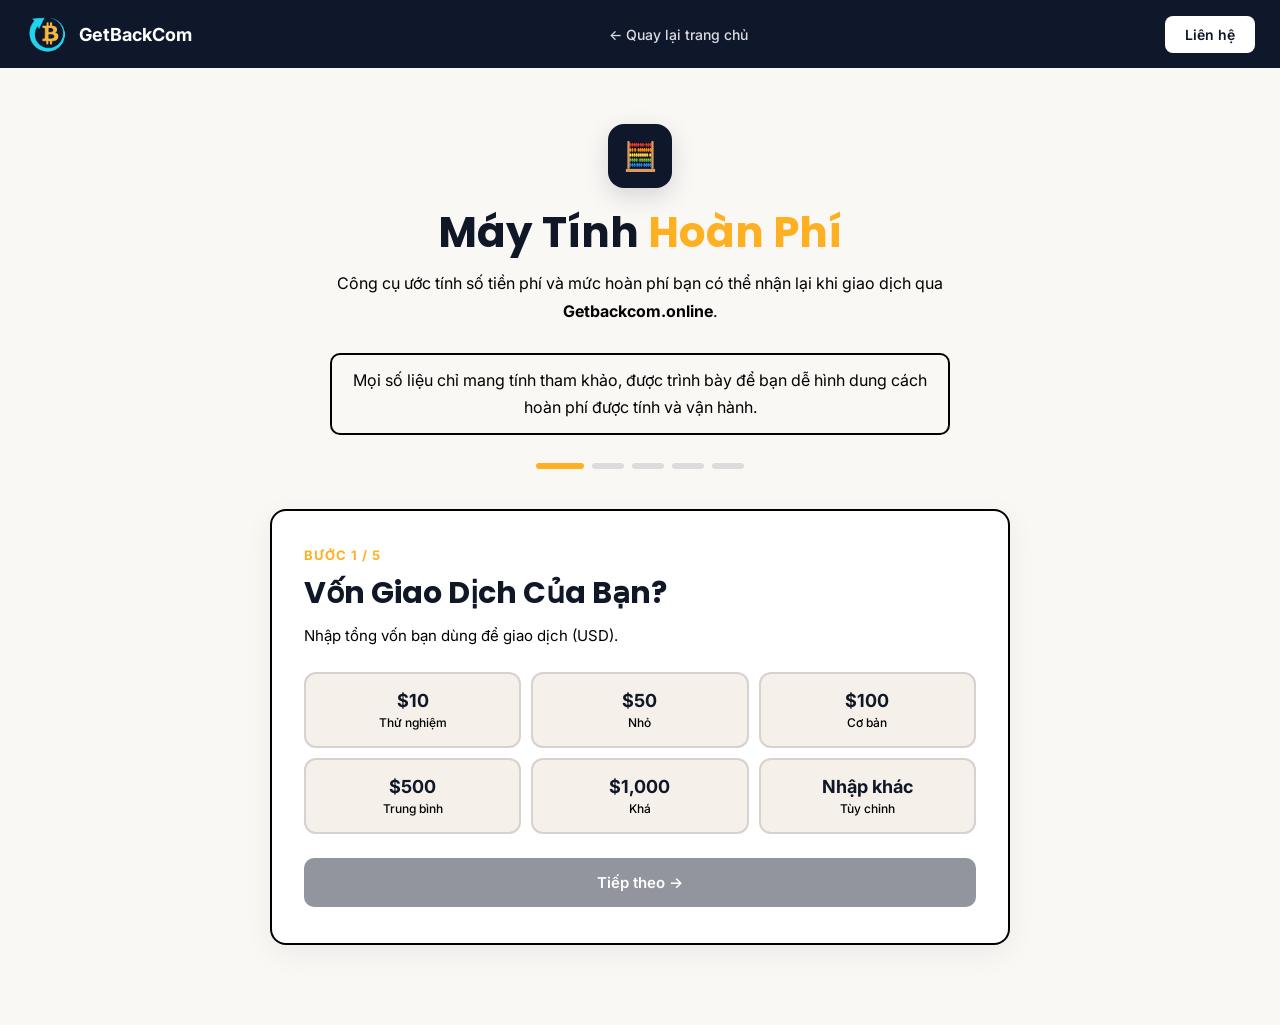
<file: tinh-hoan-phi.html>
<!DOCTYPE html>
<html lang="vi">
<head>
<meta charset="UTF-8">
<meta name="viewport" content="width=device-width, initial-scale=1.0">
<title>Máy Tính Hoàn Phí – Getbackcom.online</title>
<meta name="description" content="Công cụ ước tính mức hoàn phí giao dịch Crypto & Forex tại Getbackcom.online.">
<link rel="preconnect" href="https://fonts.googleapis.com">
<link rel="preconnect" href="https://fonts.gstatic.com" crossorigin>
<link href="https://fonts.googleapis.com/css2?family=Inter:wght@400;500;600;700&family=Poppins:wght@600;700&display=swap" rel="stylesheet">
<style>
:root {
	--bg: #FAF8F5;
	--card: #FFFFFF;
	--soft: #F5F1EA;
	--deep: #0f172a;
	--accent: #FDB022;
	--accent-bright: #FFDD0A;
	--text: #101828;
	--muted: #475467;
	--border: rgba(15, 23, 42, 0.14);
	--green: #16a34a;
	--red: #dc2626;
}

* { margin: 0; padding: 0; box-sizing: border-box; }

body {
	font-family: 'Inter', sans-serif;
	background: var(--bg);
	color: var(--text);
	min-height: 100vh;
}

a { text-decoration: none; color: inherit; }

/* Header - giống index */
.site-header {
	background: var(--deep);
	padding: 12px 20px;
	position: sticky;
	top: 0;
	z-index: 100;
}

.site-header .inner {
	max-width: 1230px;
	margin: 0 auto;
	display: flex;
	align-items: center;
	justify-content: space-between;
	gap: 16px;
}

.site-header .logo {
	display: flex;
	align-items: center;
	gap: 10px;
}

.site-header .logo img {
	height: 44px;
	width: 44px;
	object-fit: contain;
}

.site-header .logo span {
	color: #fff;
	font-size: 18px;
	font-weight: 700;
	font-family: 'Inter', sans-serif;
}

.site-header .back-link {
	color: rgba(255,255,255,0.85);
	font-size: 14px;
	font-weight: 500;
	transition: color .2s;
}

.site-header .back-link:hover { color: var(--accent-bright); }

.site-header .btn-contact {
	background: #fff;
	color: var(--deep);
	padding: 10px 20px;
	border-radius: 8px;
	font-weight: 600;
	font-size: 14px;
	transition: all .25s;
}

.site-header .btn-contact:hover {
	background: var(--accent-bright);
	transform: translateY(-1px);
}

/* Hero */
.hero {
	padding: 56px 20px 32px;
	text-align: center;
	max-width: 820px;
	margin: 0 auto;
	opacity: 0;
	transform: translateY(24px);
	animation: fadeUp .9s ease forwards;
}

.hero-icon {
	width: 64px;
	height: 64px;
	margin: 0 auto 20px;
	border-radius: 16px;
	background: var(--deep);
	color: var(--accent-bright);
	display: flex;
	align-items: center;
	justify-content: center;
	font-size: 28px;
	box-shadow: 0 8px 24px rgba(15, 23, 42, 0.15);
}

.hero h1 {
	font-family: 'Poppins', sans-serif;
	font-size: clamp(28px, 4vw, 42px);
	font-weight: 700;
	line-height: 1.2;
	margin-bottom: 12px;
	color: var(--text);
}

.hero h1 span { color: var(--accent); }

.hero p {
	font-size: 16px;
	line-height: 1.7;
	color: #000;
	max-width: 620px;
	margin: 0 auto 28px;
}

.hero p strong { color: #000; }

.hero-note {
	font-size: 14px;
	line-height: 1.6;
	color: #000;
	max-width: 560px;
	margin: -12px auto 28px;
	padding: 12px 18px;
	background: #FAF8F5;
	border-radius: 10px;
	border: 2px solid #000;
}

.steps-indicator {
	display: flex;
	justify-content: center;
	gap: 8px;
	margin-bottom: 8px;
}

.step-dot {
	height: 6px;
	width: 32px;
	border-radius: 999px;
	background: rgba(15, 23, 42, 0.12);
	transition: all .3s;
}

.step-dot.active { width: 48px; background: var(--accent); }
.step-dot.done { background: var(--deep); }

/* Wizard */
.wizard {
	max-width: 780px;
	margin: 0 auto;
	padding: 0 20px 80px;
}

.wizard-card {
	background: var(--card);
	border: 2px solid #000;
	border-radius: 16px;
	padding: 36px 32px;
	box-shadow: 0 8px 30px rgba(15, 23, 42, 0.06);
	opacity: 0;
	transform: translateY(20px);
	animation: fadeUp .85s ease .15s forwards;
}

.step-label {
	font-size: 13px;
	font-weight: 700;
	letter-spacing: .08em;
	text-transform: uppercase;
	color: var(--accent);
	margin-bottom: 8px;
}

.step-title {
	font-family: 'Poppins', sans-serif;
	font-size: clamp(22px, 3vw, 30px);
	font-weight: 700;
	margin-bottom: 8px;
	color: var(--text);
}

.step-desc {
	font-size: 15px;
	color: #000;
	margin-bottom: 24px;
	line-height: 1.6;
}

.option-grid {
	display: grid;
	grid-template-columns: repeat(3, 1fr);
	gap: 10px;
	margin-bottom: 12px;
}

.option-btn {
	background: var(--soft);
	border: 2px solid var(--border);
	border-radius: 12px;
	padding: 16px 10px;
	text-align: center;
	cursor: pointer;
	transition: all .22s;
	font-family: 'Inter', sans-serif;
	font-weight: 700;
	font-size: 18px;
	color: var(--text);
}

.option-btn:hover {
	border-color: var(--deep);
	background: #fff;
}

.option-btn.selected {
	border-color: var(--deep);
	background: var(--accent-bright);
	color: var(--deep);
	box-shadow: 0 0 0 1px var(--deep);
}

.option-btn .sub {
	display: block;
	margin-top: 4px;
	font-size: 12px;
	font-weight: 500;
	color: #000;
}

.option-btn.selected .sub { color: #000; }

.custom-input-wrap { display: none; margin-bottom: 12px; }
.custom-input-wrap.show { display: block; }

.custom-input {
	width: 100%;
	background: #fff;
	border: 2px solid var(--border);
	border-radius: 10px;
	padding: 12px 16px;
	font-family: 'Inter', sans-serif;
	font-size: 16px;
	color: var(--text);
	outline: none;
}

.custom-input:focus { border-color: var(--deep); }

.exch-list { display: flex; flex-direction: column; gap: 10px; margin-bottom: 12px; }

.exch-btn {
	background: var(--soft);
	border: 2px solid var(--border);
	border-radius: 12px;
	padding: 12px 16px;
	cursor: pointer;
	transition: all .22s;
	display: flex;
	align-items: center;
	gap: 14px;
}

.exch-btn:hover { border-color: var(--deep); background: #fff; }

.exch-btn.selected {
	border-color: var(--deep);
	background: var(--accent-bright);
	box-shadow: 0 0 0 1px var(--deep);
}

.exch-logo {
	width: 52px;
	height: 52px;
	border-radius: 12px;
	overflow: hidden;
	flex-shrink: 0;
	background: #fff;
	display: flex;
	align-items: center;
	justify-content: center;
	border: 1px solid var(--border);
	padding: 6px;
}

.exch-logo img {
	width: 100%;
	height: 100%;
	object-fit: contain;
	image-rendering: -webkit-optimize-contrast;
}

.exch-name {
	font-weight: 700;
	font-size: 17px;
	color: var(--text);
	display: flex;
	align-items: center;
	flex-wrap: wrap;
	gap: 6px;
}

.exch-tag {
	display: inline-block;
	font-size: 11px;
	font-weight: 700;
	padding: 2px 8px;
	background: var(--deep);
	color: var(--accent-bright);
	border-radius: 999px;
}

.exch-meta {
	font-size: 13px;
	color: #000;
	margin-top: 2px;
}

.exch-meta strong { color: #000; }

.exch-register {
	display: block;
	margin-top: 8px;
	padding: 8px 10px;
	background: #FAF8F5;
	border: 2px solid #000;
	border-radius: 10px;
	font-size: 12px;
	font-weight: 600;
	color: #000;
	text-align: center;
	text-decoration: none;
	transition: background 0.2s ease;
}

.exch-register:hover {
	background: #F5F1EA;
	color: #000;
}

.leverage-wrap { display: none; margin-top: 16px; }
.leverage-wrap.show { display: block; }

.leverage-label {
	font-size: 14px;
	color: #000;
	margin-bottom: 10px;
	font-weight: 600;
}

.btn-row { display: flex; gap: 10px; margin-top: 24px; }

.btn-primary,
.btn-secondary {
	flex: 1;
	padding: 13px 18px;
	border-radius: 10px;
	font-family: 'Inter', sans-serif;
	font-weight: 600;
	font-size: 15px;
	cursor: pointer;
	transition: all .25s;
	border: 2px solid transparent;
}

.btn-primary {
	background: var(--deep);
	color: #fff;
}

.btn-primary:hover:not(:disabled) {
	background: var(--accent-bright);
	color: var(--deep);
}

.btn-primary:disabled {
	opacity: .45;
	cursor: not-allowed;
}

.btn-secondary {
	background: #fff;
	border-color: var(--border);
	color: var(--text);
}

.btn-secondary:hover {
	border-color: var(--deep);
	background: var(--soft);
}

/* Results */
.result-card {
	background: var(--soft);
	border: 2px solid var(--deep);
	border-radius: 14px;
	padding: 28px 20px;
	text-align: center;
	margin-bottom: 16px;
}

.result-label {
	font-size: 13px;
	color: #000;
	text-transform: uppercase;
	letter-spacing: .06em;
	font-weight: 600;
	margin-bottom: 6px;
}

.result-amount {
	font-family: 'Poppins', sans-serif;
	font-size: clamp(40px, 8vw, 64px);
	font-weight: 700;
	color: var(--deep);
	line-height: 1;
	margin-bottom: 4px;
}

.result-unit { font-size: 14px; color: #000; }

.result-grid {
	display: grid;
	grid-template-columns: repeat(3, 1fr);
	gap: 10px;
	margin-bottom: 16px;
}

.result-item {
	border-radius: 12px;
	padding: 14px 10px;
	text-align: center;
	border: 1px solid var(--border);
	background: #fff;
}

.result-item-label {
	font-size: 11px;
	color: #000;
	text-transform: uppercase;
	letter-spacing: .05em;
	margin-bottom: 6px;
}

.result-item-val {
	font-weight: 700;
	font-size: 18px;
	color: var(--text);
}

.result-item-val.red { color: var(--red); }
.result-item-val.green { color: var(--green); }
.result-item-val.gold { color: var(--accent); }

.result-summary {
	font-size: 14px;
	color: var(--text);
	line-height: 1.8;
	text-align: center;
	margin-bottom: 14px;
	padding: 14px 16px;
	background: var(--soft);
	border-radius: 10px;
	border: 1px solid var(--border);
}

.result-disclaimer {
	font-size: 13px;
	color: #000;
	line-height: 1.6;
	text-align: center;
	margin-bottom: 20px;
	padding: 12px 14px;
	background: #FAF8F5;
	border-radius: 10px;
	border: 2px solid #000;
}

.result-disclaimer strong { color: #000; }

.btn-cta {
	display: flex;
	align-items: center;
	justify-content: center;
	gap: 8px;
	width: 100%;
	padding: 14px 20px;
	border-radius: 10px;
	background: #FAF8F5;
	color: #000;
	font-weight: 600;
	font-size: 15px;
	border: 2px solid #000;
	cursor: pointer;
	transition: all .25s;
	text-decoration: none;
}

.btn-cta:hover {
	background: #F5F1EA;
	color: #000;
}

.btn-reset {
	margin-top: 10px;
	width: 100%;
	padding: 12px;
	border-radius: 10px;
	border: 2px solid var(--border);
	background: #fff;
	color: #000;
	font-size: 14px;
	cursor: pointer;
	transition: all .2s;
}

.btn-reset:hover { border-color: var(--deep); color: var(--text); }

.wizard-step {
	display: none;
	animation: fadeIn .45s ease;
}

.wizard-step.active { display: block; }

@keyframes fadeUp {
	to { opacity: 1; transform: translateY(0); }
}

@keyframes fadeIn {
	from { opacity: 0; transform: translateY(8px); }
	to { opacity: 1; transform: translateY(0); }
}

@media (max-width: 640px) {
	.wizard-card { padding: 24px 18px; }
	.option-grid { grid-template-columns: repeat(2, 1fr); }
	.result-grid { grid-template-columns: 1fr; }
	.btn-row { flex-direction: column; }
	.site-header .back-link { display: none; }
}
</style>
</head>
<body>

<header class="site-header">
	<div class="inner">
		<a href="index.html" class="logo">
			<img src="./assets/Logo Chuẩn.png" alt="Getbackcom">
			<span>GetBackCom</span>
		</a>
		<a href="index.html" class="back-link">← Quay lại trang chủ</a>
		<a href="index.html#contact_footer_widget-2" class="btn-contact">Liên hệ</a>
	</div>
</header>

<section class="hero">
	<div class="hero-icon">🧮</div>
	<h1>Máy Tính <span>Hoàn Phí</span></h1>
	<p>Công cụ ước tính số tiền phí và mức hoàn phí bạn có thể nhận lại khi giao dịch qua <strong>Getbackcom.online</strong>.</p>
	<p class="hero-note">Mọi số liệu chỉ mang tính tham khảo, được trình bày để bạn dễ hình dung cách hoàn phí được tính và vận hành.</p>
	<div class="steps-indicator">
		<div class="step-dot active" id="dot-0"></div>
		<div class="step-dot" id="dot-1"></div>
		<div class="step-dot" id="dot-2"></div>
		<div class="step-dot" id="dot-3"></div>
		<div class="step-dot" id="dot-4"></div>
	</div>
</section>

<div class="wizard">
	<div class="wizard-card">

		<div class="wizard-step active" id="step-0">
			<div class="step-label">Bước 1 / 5</div>
			<div class="step-title">Vốn Giao Dịch Của Bạn?</div>
			<div class="step-desc">Nhập tổng vốn bạn dùng để giao dịch (USD).</div>
			<div class="option-grid">
				<div class="option-btn" data-capital="10">$10<span class="sub">Thử nghiệm</span></div>
				<div class="option-btn" data-capital="50">$50<span class="sub">Nhỏ</span></div>
				<div class="option-btn" data-capital="100">$100<span class="sub">Cơ bản</span></div>
				<div class="option-btn" data-capital="500">$500<span class="sub">Trung bình</span></div>
				<div class="option-btn" data-capital="1000">$1,000<span class="sub">Khá</span></div>
				<div class="option-btn" id="btn-custom-capital">Nhập khác<span class="sub">Tùy chỉnh</span></div>
			</div>
			<div class="custom-input-wrap" id="custom-capital-wrap">
				<input class="custom-input" type="number" id="custom-capital" placeholder="Nhập số vốn (USD)..." min="1">
			</div>
			<div class="btn-row"><button class="btn-primary" id="btn-0" disabled>Tiếp theo →</button></div>
		</div>

		<div class="wizard-step" id="step-1">
			<div class="step-label">Bước 2 / 5</div>
			<div class="step-title">Tần Suất Giao Dịch?</div>
			<div class="step-desc">Bạn thường giao dịch bao nhiêu lần?</div>
			<div class="option-grid" style="grid-template-columns:1fr 1fr;">
				<div class="option-btn" data-freq="0.214">Hiếm khi<span class="sub">1–2 lần / tuần</span></div>
				<div class="option-btn" data-freq="1.5">Bình thường<span class="sub">1–2 lần / ngày</span></div>
				<div class="option-btn" data-freq="5">Thường xuyên<span class="sub">5 lần / ngày</span></div>
				<div class="option-btn" data-freq="10">Tích cực<span class="sub">10+ lần / ngày</span></div>
			</div>
			<div class="btn-row">
				<button class="btn-secondary" data-goto="0">← Quay lại</button>
				<button class="btn-primary" id="btn-1" disabled>Tiếp theo →</button>
			</div>
		</div>

		<div class="wizard-step" id="step-2">
			<div class="step-label">Bước 3 / 5</div>
			<div class="step-title">Chọn Sàn Giao Dịch</div>
			<div class="step-desc">Mỗi sàn có mức phí và hoàn phí khác nhau.</div>
			<div class="exch-list" id="exch-list"></div>
			<div class="btn-row">
				<button class="btn-secondary" data-goto="1">← Quay lại</button>
				<button class="btn-primary" id="btn-2" disabled>Tiếp theo →</button>
			</div>
		</div>

		<div class="wizard-step" id="step-3">
			<div class="step-label">Bước 4 / 5</div>
			<div class="step-title">Loại Giao Dịch</div>
			<div class="step-desc">Bạn giao dịch Spot hay Futures?</div>
			<div class="option-grid" style="grid-template-columns:1fr 1fr;">
				<div class="option-btn" data-type="spot">Spot<span class="sub">Giao ngay</span></div>
				<div class="option-btn" data-type="futures">Futures<span class="sub">Hợp đồng</span></div>
			</div>
			<div class="leverage-wrap" id="leverage-wrap">
				<div class="leverage-label">Chọn đòn bẩy:</div>
				<div class="option-grid" style="grid-template-columns:repeat(4,1fr);">
					<div class="option-btn" data-lev="5">x5</div>
					<div class="option-btn" data-lev="10">x10</div>
					<div class="option-btn" data-lev="20">x20</div>
					<div class="option-btn" data-lev="50">x50</div>
				</div>
			</div>
			<div class="btn-row">
				<button class="btn-secondary" data-goto="2">← Quay lại</button>
				<button class="btn-primary" id="btn-3" disabled>Xem kết quả →</button>
			</div>
		</div>

		<div class="wizard-step" id="step-4">
			<div class="step-label">Kết Quả Ước Tính</div>
			<div class="step-title">Bạn Sẽ Nhận Lại</div>
			<div class="result-card">
				<div class="result-label">Hoàn phí mỗi tháng</div>
				<div class="result-amount" id="res-monthly">$0</div>
				<div class="result-unit">USD / tháng</div>
			</div>
			<div class="result-grid">
				<div class="result-item">
					<div class="result-item-label">Phí phải trả</div>
					<div class="result-item-val red" id="res-fee">$0</div>
				</div>
				<div class="result-item">
					<div class="result-item-label">Hoàn phí nhận lại</div>
					<div class="result-item-val gold" id="res-rebate">$0</div>
				</div>
				<div class="result-item">
					<div class="result-item-label">Bạn tối ưu được</div>
					<div class="result-item-val green" id="res-saved">$0</div>
				</div>
			</div>
			<div class="result-summary" id="res-summary"></div>
			<div class="result-disclaimer">
				<strong>Lưu ý:</strong> Kết quả trên chỉ mang tính minh họa, không phải cam kết số tiền thực nhận. Mức hoàn phí thực tế phụ thuộc khối lượng giao dịch và chính sách của từng sàn.
			</div>
			<a id="btn-cta" href="index.html#list-cat-trading-floors" class="btn-cta">Đăng kí sàn</a>
			<button class="btn-reset" type="button" id="btn-reset">↺ Tính lại từ đầu</button>
		</div>

	</div>
</div>

<script>
const EX = [
	{ key: 'binance', name: 'Binance', category: 'crypto', spotFee: 0.001, futFee: 0.0005, rebate: 0.20, logo: './logo sàn/Binance.png', link: 'https://www.binance.com/register?ref=ONLYFARM' },
	{ key: 'okx', name: 'OKX', category: 'crypto', spotFee: 0.001, futFee: 0.0005, rebate: 0.45, logo: './logo sàn/OKX.png', link: 'https://okx.com/join/ONLYBC' },
	{ key: 'bingx', name: 'BingX', category: 'crypto', spotFee: 0.001, futFee: 0.0005, rebate: 0.45, logo: './logo sàn/BingX.png', link: 'https://bingx.com/invite/1CCSCGWT/' },
	{ key: 'mexc', name: 'MEXC', category: 'crypto', spotFee: 0.0005, futFee: 0.0005, rebate: 0.45, logo: './logo sàn/Mexc.jpg', link: 'https://www.mexc.co/vi-VN/?shareCode=mexc-GETBC' },
	{ key: 'gate', name: 'Gate.io', category: 'crypto', spotFee: 0.002, futFee: 0.0005, rebate: 0.45, logo: './logo sàn/Gate.png', link: 'https://www.gate.com/share/GETBACKC' },
	{ key: 'bitget', name: 'Bitget', category: 'crypto', spotFee: 0.0008, futFee: 0.0006, rebate: 0.45, logo: './logo sàn/Bitget.png', link: 'https://partner.bitget.com/bg/GETBC' },
	{ key: 'bybit', name: 'Bybit', category: 'crypto', spotFee: 0.001, futFee: 0.0005, rebate: 0.45, logo: './logo sàn/Bybit.png', link: 'https://partner.bybit.com/b/onlyfarm' },
	{ key: 'xm', name: 'XM', category: 'forex', spotFee: 0.0008, futFee: 0.001, rebate: 0.90, logo: './logo sàn/XM.jpg', link: 'https://clicks.pipaffiliates.com/c?c=1215293&l=vi&p=1' },
	{ key: 'vantage', name: 'Vantage', category: 'forex', spotFee: 0.001, futFee: 0.0012, rebate: 1.0, logo: './logo sàn/vantage.png', link: 'https://vigco.co/la-com-inv/vi/D9BUHrjn' }
];

const S = { capital: null, freq: null, exchange: null, type: null, lev: null };

function renderExchanges() {
	const list = document.getElementById('exch-list');
	list.innerHTML = EX.map(function(e) {
		var tag = e.category === 'forex' ? '<span class="exch-tag">Forex</span>' : '';
		return '<div class="exch-btn" data-key="' + e.key + '">' +
			'<div class="exch-logo"><img src="' + e.logo + '" alt="' + e.name + '" onerror="this.style.display=\'none\'"></div>' +
			'<div><div class="exch-name">' + e.name + tag + '</div>' +
			'<div class="exch-meta">Hoàn phí ước tính: <strong>' + Math.round(e.rebate * 100) + '%</strong></div>' +
			'<a class="exch-register" href="' + e.link + '" target="_blank" rel="noopener noreferrer" onclick="event.stopPropagation()">Đăng kí sàn</a></div></div>';
	}).join('');
}

function updateStep3UI() {
	var ex = S.exchange;
	var spotBtn = document.querySelector('[data-type="spot"]');
	var futBtn = document.querySelector('[data-type="futures"]');
	var title = document.querySelector('#step-3 .step-title');
	var desc = document.querySelector('#step-3 .step-desc');
	if (ex && ex.category === 'forex') {
		title.textContent = 'Loại Giao Dịch Forex';
		desc.textContent = 'Bạn giao dịch cặp Forex hay Vàng (XAUUSD)?';
		spotBtn.innerHTML = 'Forex<span class="sub">Cặp tiền tệ</span>';
		futBtn.innerHTML = 'Vàng (XAUUSD)<span class="sub">CFD</span>';
	} else {
		title.textContent = 'Loại Giao Dịch';
		desc.textContent = 'Bạn giao dịch Spot hay Futures?';
		spotBtn.innerHTML = 'Spot<span class="sub">Giao ngay</span>';
		futBtn.innerHTML = 'Futures<span class="sub">Hợp đồng</span>';
	}
}

function goStep(n) {
	document.querySelectorAll('.wizard-step').forEach(function(el, i) {
		el.classList.toggle('active', i === n);
	});
	for (var i = 0; i < 5; i++) {
		var dot = document.getElementById('dot-' + i);
		dot.className = 'step-dot' + (i === n ? ' active' : i < n ? ' done' : '');
	}
	if (n === 4) calcResult();
	if (n === 3) updateStep3UI();
	window.scrollTo({ top: 0, behavior: 'smooth' });
}

function clearSelected(container, selector) {
	container.querySelectorAll(selector).forEach(function(el) { el.classList.remove('selected'); });
}

function calcResult() {
	var capital = S.capital, freq = S.freq, exchange = S.exchange, type = S.type, lev = S.lev;
	var tradesPerMonth = freq * 30;
	var feeRate = type === 'futures' ? exchange.futFee : exchange.spotFee;
	var isForex = exchange.category === 'forex';
	var tradeSize = (!isForex && type === 'futures') ? capital * (lev || 1) : capital;
	var volume = tradeSize * tradesPerMonth;
	var totalFee = volume * feeRate;
	var rebate = totalFee * exchange.rebate;
	var fmt = function(n) {
		return n >= 1000 ? '$' + Math.round(n).toLocaleString('en') : '$' + n.toFixed(2);
	};
	document.getElementById('res-monthly').textContent = fmt(rebate);
	document.getElementById('res-fee').textContent = fmt(totalFee);
	document.getElementById('res-rebate').textContent = fmt(rebate);
	document.getElementById('res-saved').textContent = fmt(rebate);
	var freqLabel = freq >= 10 ? 'Tích cực (10+ lần/ngày)' : freq >= 5 ? 'Thường xuyên (5 lần/ngày)' : freq >= 1 ? 'Bình thường (1–2 lần/ngày)' : 'Hiếm khi (1–2 lần/tuần)';
	var typeLabel;
	if (isForex) {
		typeLabel = type === 'futures' ? 'Vàng (XAUUSD)' : 'Forex';
	} else {
		typeLabel = type === 'futures' ? 'Futures x' + lev : 'Spot';
	}
	document.getElementById('res-summary').innerHTML =
		'Vốn: <strong>' + fmt(capital) + '</strong> · Sàn: <strong>' + exchange.name + '</strong> · Loại: <strong>' + typeLabel + '</strong> · Tần suất: <strong>' + freqLabel + '</strong>';
	document.getElementById('btn-cta').href = exchange.link || 'index.html#list-cat-trading-floors';
	document.getElementById('btn-cta').target = '_blank';
	document.getElementById('btn-cta').rel = 'noopener noreferrer';
	document.getElementById('btn-cta').textContent = 'Đăng kí sàn';
}

function resetAll() {
	S.capital = S.freq = S.exchange = S.type = S.lev = null;
	document.querySelectorAll('.option-btn, .exch-btn').forEach(function(el) { el.classList.remove('selected'); });
	document.getElementById('custom-capital-wrap').classList.remove('show');
	document.getElementById('custom-capital').value = '';
	document.getElementById('leverage-wrap').classList.remove('show');
	updateStep3UI();
	['btn-0','btn-1','btn-2','btn-3'].forEach(function(id) { document.getElementById(id).disabled = true; });
	goStep(0);
}

document.addEventListener('DOMContentLoaded', function() {
	renderExchanges();

	document.querySelectorAll('[data-capital]').forEach(function(btn) {
		btn.addEventListener('click', function() {
			clearSelected(document.getElementById('step-0'), '.option-btn');
			btn.classList.add('selected');
			document.getElementById('custom-capital-wrap').classList.remove('show');
			S.capital = parseFloat(btn.getAttribute('data-capital'));
			document.getElementById('btn-0').disabled = false;
		});
	});

	document.getElementById('btn-custom-capital').addEventListener('click', function() {
		clearSelected(document.getElementById('step-0'), '.option-btn');
		this.classList.add('selected');
		document.getElementById('custom-capital-wrap').classList.add('show');
		S.capital = null;
		document.getElementById('btn-0').disabled = true;
		document.getElementById('custom-capital').focus();
	});

	document.getElementById('custom-capital').addEventListener('input', function() {
		var v = parseFloat(this.value);
		S.capital = v > 0 ? v : null;
		document.getElementById('btn-0').disabled = !S.capital;
	});

	document.querySelectorAll('[data-freq]').forEach(function(btn) {
		btn.addEventListener('click', function() {
			clearSelected(document.getElementById('step-1'), '.option-btn');
			btn.classList.add('selected');
			S.freq = parseFloat(btn.getAttribute('data-freq'));
			document.getElementById('btn-1').disabled = false;
		});
	});

	document.getElementById('exch-list').addEventListener('click', function(e) {
		var btn = e.target.closest('.exch-btn');
		if (!btn) return;
		clearSelected(document.getElementById('step-2'), '.exch-btn');
		btn.classList.add('selected');
		S.exchange = EX.find(function(x) { return x.key === btn.getAttribute('data-key'); });
		S.type = S.lev = null;
		clearSelected(document.getElementById('step-3'), '[data-type], [data-lev]');
		document.getElementById('leverage-wrap').classList.remove('show');
		document.getElementById('btn-3').disabled = true;
		updateStep3UI();
		document.getElementById('btn-2').disabled = false;
	});

	document.querySelectorAll('[data-type]').forEach(function(btn) {
		btn.addEventListener('click', function() {
			clearSelected(document.getElementById('step-3'), '[data-type]');
			btn.classList.add('selected');
			S.type = btn.getAttribute('data-type');
			S.lev = null;
			var lw = document.getElementById('leverage-wrap');
			var isForex = S.exchange && S.exchange.category === 'forex';
			if (!isForex && S.type === 'futures') {
				lw.classList.add('show');
				document.getElementById('btn-3').disabled = true;
			} else {
				lw.classList.remove('show');
				document.getElementById('btn-3').disabled = false;
			}
		});
	});

	document.querySelectorAll('[data-lev]').forEach(function(btn) {
		btn.addEventListener('click', function() {
			clearSelected(document.getElementById('leverage-wrap'), '[data-lev]');
			btn.classList.add('selected');
			S.lev = parseFloat(btn.getAttribute('data-lev'));
			document.getElementById('btn-3').disabled = false;
		});
	});

	document.getElementById('btn-0').addEventListener('click', function() { goStep(1); });
	document.getElementById('btn-1').addEventListener('click', function() { goStep(2); });
	document.getElementById('btn-2').addEventListener('click', function() { goStep(3); });
	document.getElementById('btn-3').addEventListener('click', function() { goStep(4); });

	document.querySelectorAll('[data-goto]').forEach(function(btn) {
		btn.addEventListener('click', function() {
			goStep(parseInt(btn.getAttribute('data-goto'), 10));
		});
	});

	document.getElementById('btn-reset').addEventListener('click', resetAll);
});
</script>
</body>
</html>
</file>
